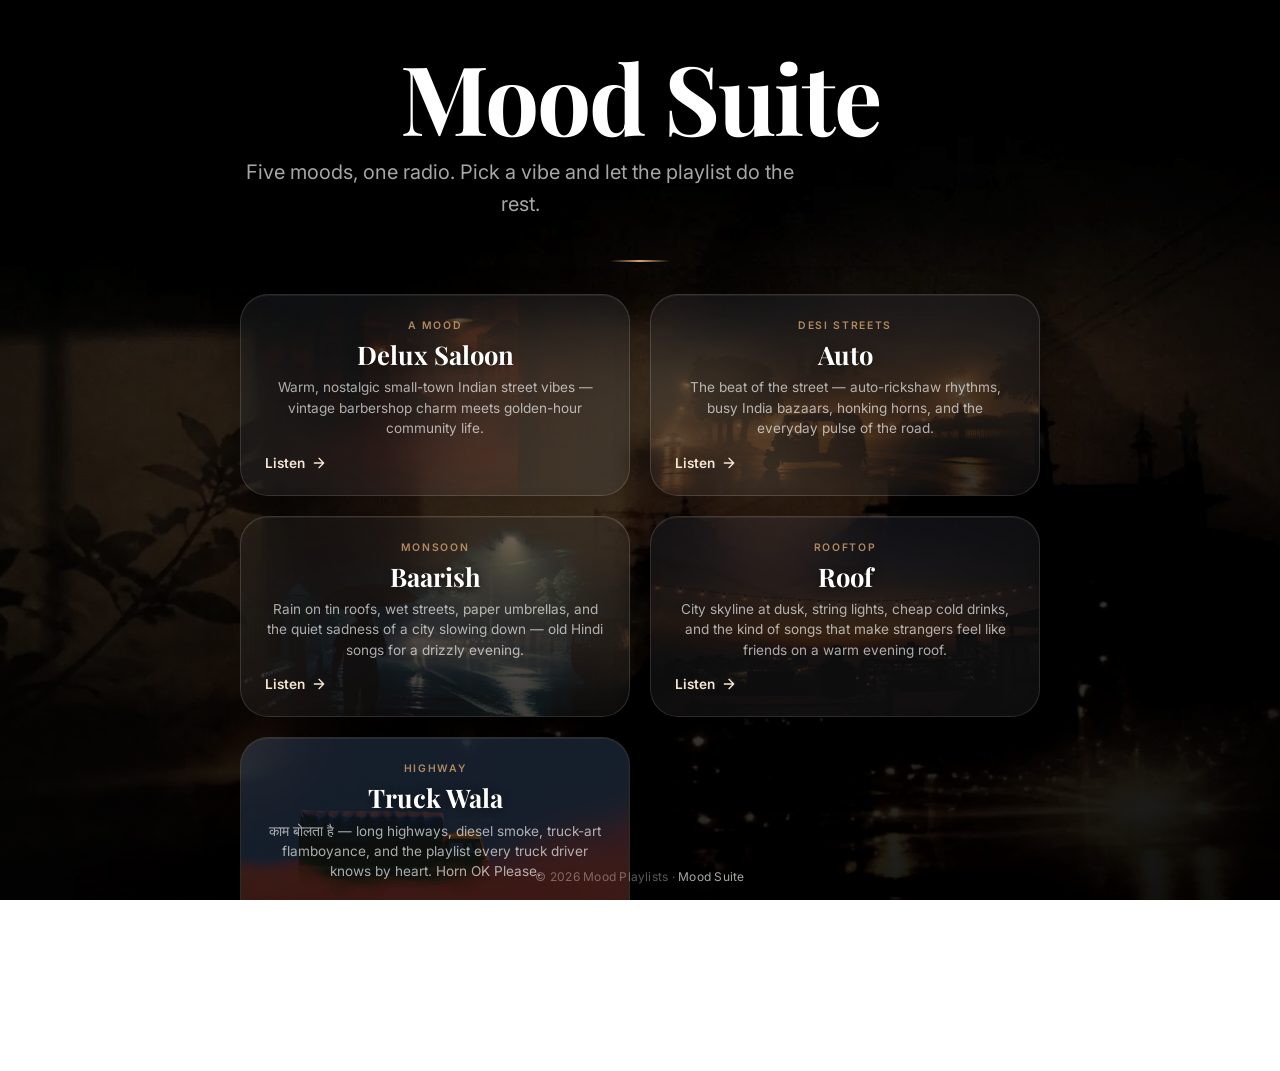
<file: index.html>
<!DOCTYPE html>
<html lang="en">
<head>
    <meta charset="UTF-8">
    <meta name="viewport" content="width=device-width, initial-scale=1.0">
    <title>Mood Playlists | Mood Suite</title>
    <link rel="preconnect" href="https://fonts.googleapis.com">
    <link rel="preconnect" href="https://fonts.gstatic.com" crossorigin>
    <link href="https://fonts.googleapis.com/css2?family=Inter:wght@300;400;500;600;700&family=Playfair+Display:wght@700&display=swap" rel="stylesheet">
    <style>
        *, *::before, *::after { box-sizing: border-box; margin: 0; padding: 0; }

        :root {
            --text: #FFFFFF;
            --text-muted: rgba(255,255,255,0.65);
            --text-subtle: rgba(255,255,255,0.35);
            --backdrop-blur: 24px;
            --radius-lg: 28px;
            --radius-md: 16px;
            --shadow-glass: 0 8px 32px rgba(0,0,0,0.35), inset 0 1px 0 rgba(255,255,255,0.08);
            --shadow-hover: 0 16px 48px rgba(0,0,0,0.45), inset 0 1px 0 rgba(255,255,255,0.12);
        }

        html, body { height: 100%; overflow-x: hidden; }

        body {
            font-family: 'Inter', system-ui, -apple-system, sans-serif;
            color: var(--text);
            min-height: 100vh;
        }

        .bg-layer {
            position: fixed; inset: 0; z-index: -2;
            background-size: cover; background-position: center; background-repeat: no-repeat;
            opacity: 0;
            transition: opacity 1.1s cubic-bezier(0.16, 1, 0.3, 1);
            filter: saturate(0.88) contrast(1.08) brightness(0.92);
        }

        .bg-layer.is-active { opacity: 1; }

        .bg-layer--1 {
            background-image: image-set(
                url('images/mood-suite-bg-1.webp') type('image/webp'),
                url('images/mood-suite-bg-1.jpg')
            );
        }

        .bg-layer--2 {
            background-position: center 38%;
            background-image: image-set(
                url('images/mood-suite-bg-2.webp') type('image/webp'),
                url('images/mood-suite-bg-2.jpg')
            );
        }

        .bg-base {
            position: fixed; inset: 0; z-index: -3;
            background:
                radial-gradient(ellipse at 50% 88%, rgba(180, 110, 60, 0.55) 0%, transparent 52%),
                linear-gradient(180deg, #0a0810 0%, #1a1018 38%, #2a1818 68%, #a85828 100%);
        }

        .bg-overlay {
            position: fixed; inset: 0; z-index: -1;
            background:
                radial-gradient(ellipse at center, transparent 32%, rgba(0,0,0,0.5) 100%),
                linear-gradient(180deg, rgba(0,0,0,0.38) 0%, rgba(0,0,0,0.1) 30%, rgba(0,0,0,0.58) 100%);
        }

        .grain {
            position: fixed; inset: 0; z-index: 0;
            pointer-events: none; opacity: 0.14; mix-blend-mode: overlay;
            background-image: url("data:image/svg+xml,%3Csvg xmlns='http://www.w3.org/2000/svg' width='200' height='200'%3E%3Cfilter id='n'%3E%3CfeTurbulence type='fractalNoise' baseFrequency='0.9' numOctaves='4' stitchTiles='stitch'/%3E%3C/filter%3E%3Crect width='100%25' height='100%25' filter='url(%23n)'/%3E%3C/svg%3E");
        }

        .content {
            position: relative; z-index: 10; min-height: 100vh;
            display: flex; flex-direction: column; align-items: center; justify-content: center;
            padding: 48px 24px; animation: fade-in 0.9s ease-out;
        }

        .hero { text-align: center; width: 100%; max-width: 800px; }

        h1.hero-title {
            font-family: 'Playfair Display', Georgia, serif;
            font-weight: 700; font-size: clamp(3.5rem, 9vw, 6rem);
            line-height: 1.0; letter-spacing: -0.02em;
            text-shadow: 0 4px 40px rgba(0,0,0,0.5); margin-bottom: 12px;
        }

        .hero-sub {
            font-size: clamp(1rem, 2.5vw, 1.25rem);
            color: rgba(255,255,255,0.65); line-height: 1.6;
            margin-bottom: 40px; max-width: 560px;
        }

        .divider {
            width: 60px; height: 2px; margin: 32px auto; border-radius: 2px;
            background: linear-gradient(90deg, transparent, #D4A574, transparent);
        }

        .mood-grid {
            display: grid; grid-template-columns: repeat(auto-fit, minmax(280px, 1fr));
            gap: 20px; width: 100%; max-width: 1100px; margin: 0 auto;
        }

        .mood-card {
            position: relative;
            background: rgba(255,255,255,0.06);
            backdrop-filter: blur(var(--backdrop-blur));
            -webkit-backdrop-filter: blur(var(--backdrop-blur));
            border: 1px solid rgba(255,255,255,0.12);
            border-radius: var(--radius-lg);
            box-shadow: var(--shadow-glass);
            overflow: hidden;
            transition: transform 0.35s cubic-bezier(0.34,1.56,0.64,1),
                        box-shadow 0.35s cubic-bezier(0.34,1.56,0.64,1),
                        border-color 0.35s ease;
            cursor: pointer;
            animation: fade-slide-up 0.8s both;
        }

        .mood-card:hover {
            transform: translateY(-6px);
            box-shadow: var(--shadow-hover);
            border-color: rgba(255,255,255,0.25);
        }

        .mood-card-art {
            position: absolute; inset: 0;
            background-size: cover; background-position: center;
            opacity: 0.2; transition: opacity 0.4s ease, transform 0.6s ease;
        }

        .mood-card:hover .mood-card-art { opacity: 0.3; transform: scale(1.05); }

        .mood-card-inner {
            position: relative; z-index: 1;
            padding: 24px; display: flex; flex-direction: column; gap: 8px;
        }

        .mood-card-tag {
            font-size: 0.65rem; font-weight: 600; letter-spacing: 0.16em;
            text-transform: uppercase; color: #D4A574; opacity: 0.8;
        }

        .mood-card-title {
            font-family: 'Playfair Display', Georgia, serif;
            font-weight: 700; font-size: 1.6rem; line-height: 1.15;
            color: #FFFFFF; text-shadow: 0 1px 8px rgba(0,0,0,0.5);
        }

        .mood-card-desc {
            font-size: 0.85rem; color: rgba(255,255,255,0.65);
            line-height: 1.5; margin: 0;
        }

        .mood-card-link {
            margin-top: 8px; font-size: 0.85rem; font-weight: 600;
            color: #F5E6D3; text-decoration: none;
            display: inline-flex; align-items: center; gap: 6px;
            transition: gap 0.3s ease, color 0.3s ease;
        }

        .mood-card-link:hover { color: #fff; gap: 10px; }
        .mood-card-link svg { width: 16px; height: 16px; transition: transform 0.3s ease; }
        .mood-card-link:hover svg { transform: translateX(3px); }

        .back-link {
            display: inline-flex; align-items: center; gap: 8px; margin-top: 28px;
            color: #FFFFFF; text-decoration: none;
            font-family: 'Inter', system-ui, sans-serif; font-weight: 500;
            font-size: 0.9rem; padding: 12px 24px; border-radius: 999px;
            border: 1px solid rgba(255,255,255,0.12);
            background: rgba(255,255,255,0.06);
            backdrop-filter: blur(12px);
            transition: all 0.3s cubic-bezier(0.34,1.56,0.64,1); cursor: pointer;
        }
        .back-link:hover { background: rgba(255,255,255,0.12); border-color: rgba(255,255,255,0.25); transform: translateX(-3px); box-shadow: 0 4px 16px rgba(0,0,0,0.2); }
        .back-link svg { width: 18px; height: 18px; transition: transform 0.3s ease; }
        .back-link:hover svg { transform: translateX(-3px); }

        .footer {
            position: fixed; bottom: 0; left: 0; right: 0;
            padding: 16px 24px; text-align: center;
            font-size: 0.75rem; color: rgba(255,255,255,0.35);
            letter-spacing: 0.02em; z-index: 10;
        }
        .footer a { color: rgba(255,255,255,0.65); text-decoration: none; }
        .footer a:hover { color: #F5E6D3; }

        @keyframes fade-in { from { opacity: 0; } to { opacity: 1; } }
        @keyframes fade-slide-up {
            from { opacity: 0; transform: translateY(30px); }
            to { opacity: 1; transform: translateY(0); }
        }

        @media (max-width: 640px) {
            .mood-grid { grid-template-columns: 1fr; }
            .content { padding: 32px 16px; }
        }
    </style>
</head>
<body>
    <div class="bg-base" aria-hidden="true"></div>
    <div class="bg-layer bg-layer--1 is-active" aria-hidden="true"></div>
    <div class="bg-overlay" aria-hidden="true"></div>
    <div class="grain" aria-hidden="true"></div>

    <main class="content">
        <div class="hero">
            <h1 class="hero-title">Mood Suite</h1>
            <p class="hero-sub">Five moods, one radio. Pick a vibe and let the playlist do the rest.</p>
            <div class="divider" aria-hidden="true"></div>

            <div class="mood-grid">
                <div class="mood-card" style="animation-delay:0.1s">
                    <div class="mood-card-art" style="background-image:image-set(url('images/delux-saloon-bg-1.webp') type('image/webp'), url('images/delux-saloon-bg-1.jpg'))"></div>
                    <div class="mood-card-inner">
                        <span class="mood-card-tag">A Mood</span>
                        <h3 class="mood-card-title">Delux Saloon</h3>
                        <p class="mood-card-desc">Warm, nostalgic small-town Indian street vibes — vintage barbershop charm meets golden-hour community life.</p>
                        <a href="delux-saloon.html" class="mood-card-link">
                            Listen <svg viewBox="0 0 24 24" fill="none" stroke="currentColor" stroke-width="2" stroke-linecap="round" stroke-linejoin="round"><path d="M5 12h14M12 5l7 7-7 7"/></svg>
                        </a>
                    </div>
                </div>

                <div class="mood-card" style="animation-delay:0.2s">
                    <div class="mood-card-art" style="background-image:image-set(url('images/auto-bg-1.webp') type('image/webp'), url('images/auto-bg-1.jpg'))"></div>
                    <div class="mood-card-inner">
                        <span class="mood-card-tag">Desi Streets</span>
                        <h3 class="mood-card-title">Auto</h3>
                        <p class="mood-card-desc">The beat of the street — auto-rickshaw rhythms, busy India bazaars, honking horns, and the everyday pulse of the road.</p>
                        <a href="auto.html" class="mood-card-link">
                            Listen <svg viewBox="0 0 24 24" fill="none" stroke="currentColor" stroke-width="2" stroke-linecap="round" stroke-linejoin="round"><path d="M5 12h14M12 5l7 7-7 7"/></svg>
                        </a>
                    </div>
                </div>

                <div class="mood-card" style="animation-delay:0.3s">
                    <div class="mood-card-art" style="background-image:image-set(url('images/baarish-bg-1.webp') type('image/webp'), url('images/baarish-bg-1.jpg'))"></div>
                    <div class="mood-card-inner">
                        <span class="mood-card-tag">Monsoon</span>
                        <h3 class="mood-card-title">Baarish</h3>
                        <p class="mood-card-desc">Rain on tin roofs, wet streets, paper umbrellas, and the quiet sadness of a city slowing down — old Hindi songs for a drizzly evening.</p>
                        <a href="baarish.html" class="mood-card-link">
                            Listen <svg viewBox="0 0 24 24" fill="none" stroke="currentColor" stroke-width="2" stroke-linecap="round" stroke-linejoin="round"><path d="M5 12h14M12 5l7 7-7 7"/></svg>
                        </a>
                    </div>
                </div>

                <div class="mood-card" style="animation-delay:0.4s">
                    <div class="mood-card-art" style="background-image:image-set(url('images/roof-bg-1.webp') type('image/webp'), url('images/roof-bg-1.jpg'))"></div>
                    <div class="mood-card-inner">
                        <span class="mood-card-tag">Rooftop</span>
                        <h3 class="mood-card-title">Roof</h3>
                        <p class="mood-card-desc">City skyline at dusk, string lights, cheap cold drinks, and the kind of songs that make strangers feel like friends on a warm evening roof.</p>
                        <a href="roof.html" class="mood-card-link">
                            Listen <svg viewBox="0 0 24 24" fill="none" stroke="currentColor" stroke-width="2" stroke-linecap="round" stroke-linejoin="round"><path d="M5 12h14M12 5l7 7-7 7"/></svg>
                        </a>
                    </div>
                </div>

                <div class="mood-card" style="animation-delay:0.5s">
                    <div class="mood-card-art" style="background-image:image-set(url('images/truck-bg-1.webp') type('image/webp'), url('images/truck-bg-1.jpg'))"></div>
                    <div class="mood-card-inner">
                        <span class="mood-card-tag">Highway</span>
                        <h3 class="mood-card-title">Truck Wala</h3>
                        <p class="mood-card-desc">काम बोलता है — long highways, diesel smoke, truck-art flamboyance, and the playlist every truck driver knows by heart. Horn OK Please.</p>
                        <a href="truck.html" class="mood-card-link">
                            Listen <svg viewBox="0 0 24 24" fill="none" stroke="currentColor" stroke-width="2" stroke-linecap="round" stroke-linejoin="round"><path d="M5 12h14M12 5l7 7-7 7"/></svg>
                        </a>
                    </div>
                </div>
            </div>

            <div style="margin-top: 40px;">
                <a href="https://github.com/Satin-Fi/mood-playlists" class="back-link" target="_blank" style="margin-top:0">
                    <svg viewBox="0 0 24 24" fill="none" stroke="currentColor" stroke-width="2" stroke-linecap="round" stroke-linejoin="round">
                        <path d="M9 19c-5 1.5-5-2.5-7-3m14 6v-3.87a3.37 3.37 0 0 0-.94-2.61c3.14-.35 6.44-1.54 6.44-7A5.44 5.44 0 0 0 20 4.77 5.07 5.07 0 0 0 19.91 4 5.44 5.44 0 0 0 17 4c-1.23 0-2.44.43-3.5.83"/>
                        <path d="M13 13a3 3 0 1 0 0-6 3 3 0 0 0 0 6Z"/>
                    </svg>
                    View on GitHub
                </a>
            </div>
        </div>
    </main>

    <footer class="footer">
        <span>&copy; 2026 Mood Playlists &middot; </span>
        <a href="#">Mood Suite</a>
    </footer>
</body>
</html>
</file>
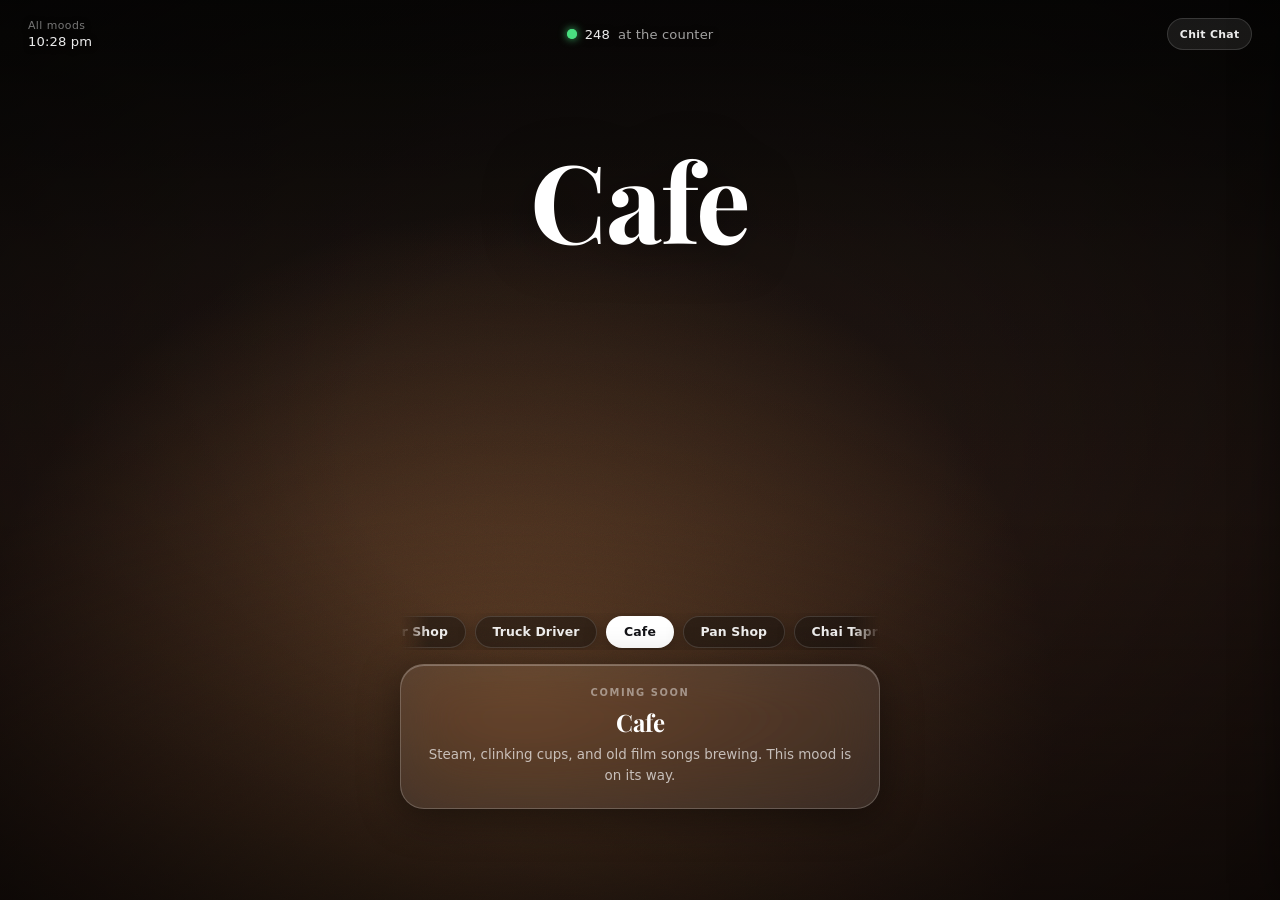
<file: cafe.html>
<!DOCTYPE html>
<html lang="en">
  <head>
    <meta charset="utf-8" />
    <meta name="viewport" content="width=device-width, initial-scale=1, viewport-fit=cover" />
    <title>Cafe | Mood Playlists</title>
    <meta name="description" content="Cafe mood — coming soon to Mood Playlists." />
    <meta name="theme-color" content="#2a1810" />
    <link rel="preconnect" href="https://fonts.googleapis.com" />
    <link rel="preconnect" href="https://fonts.gstatic.com" crossorigin />
    <link href="https://fonts.googleapis.com/css2?family=Inter:wght@400;500;600&family=Playfair+Display:wght@700&display=swap" rel="stylesheet" />
    <link rel="stylesheet" href="mood.css" />
    <link rel="stylesheet" href="coming-soon.css" />
  </head>
  <body class="mood-cafe">
    <div class="bg" aria-hidden="true"><div class="bg__layer bg__layer--1 is-active"></div><div class="bg__scrim"></div></div>
    <div class="grain" aria-hidden="true"></div>
    <header class="topbar">
      <div class="topbar-start"><a class="home" href="index.html">All moods</a><div class="clock" id="clock"></div></div>
      <div class="presence" aria-live="polite"><span class="presence__dot"></span><span class="presence__count" id="listeners">248</span><span class="presence__label">at the counter</span></div>
      <nav class="links" aria-label="Site links"></nav>
    </header>
    <main>
      <h1 class="logo">Cafe</h1>
      <div class="dock">
        <section class="coming-soon" aria-label="Coming soon">
          <p class="coming-soon__tag">Coming soon</p>
          <h2 class="coming-soon__title">Cafe</h2>
          <p class="coming-soon__text">Steam, clinking cups, and old film songs brewing. This mood is on its way.</p>
        </section>
      </div>
    </main>
    <script>window.MOOD_CONFIG={moodId:'cafe',pageTitle:'Cafe'};</script>
    <script src="mood-shell.js"></script>
    <script>document.getElementById('clock').textContent=new Date().toLocaleTimeString('en-US',{hour:'numeric',minute:'2-digit',hour12:true}).toLowerCase();</script>
  </body>
</html>
</file>
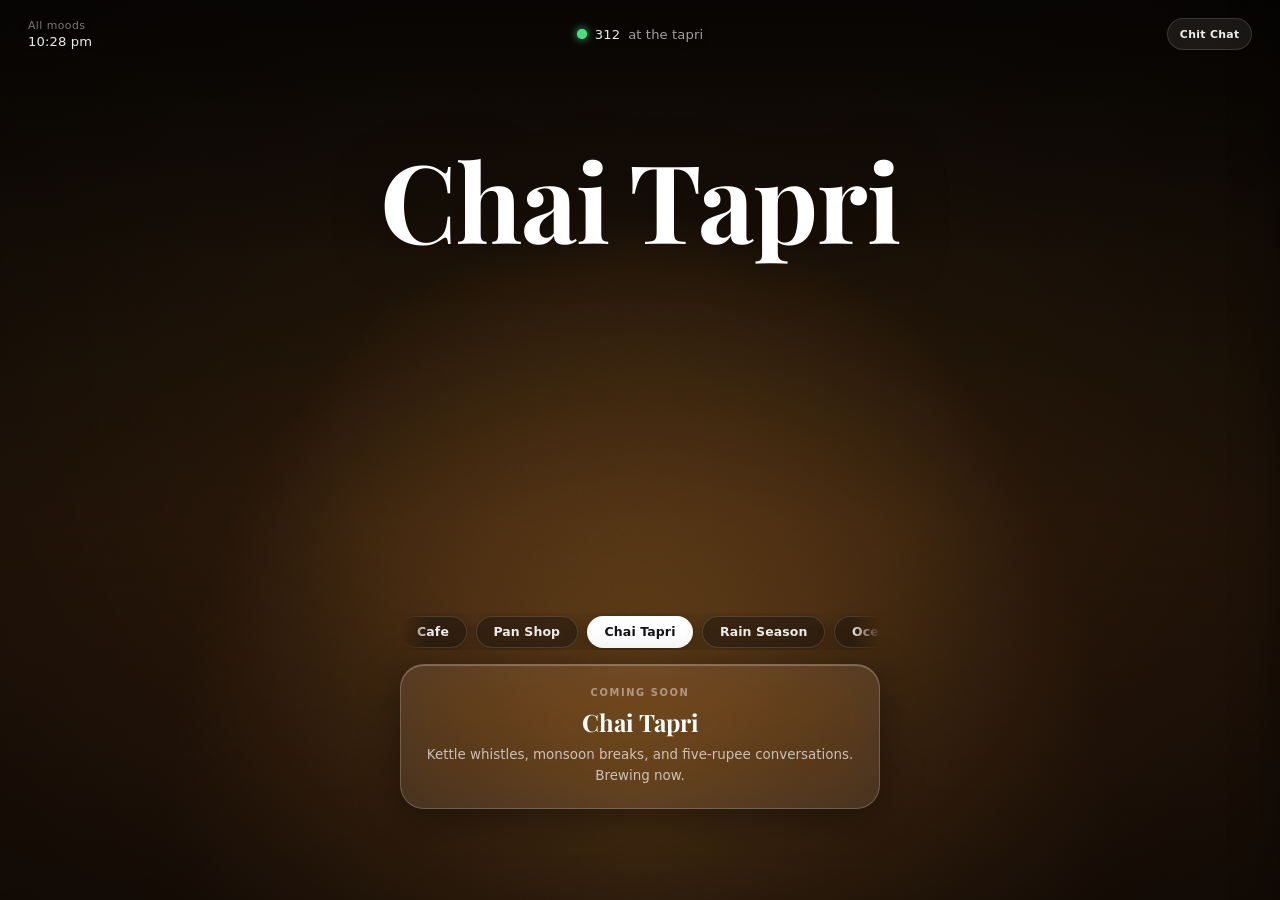
<file: chai-tapri.html>
<!DOCTYPE html>
<html lang="en">
  <head>
    <meta charset="utf-8" />
    <meta name="viewport" content="width=device-width, initial-scale=1, viewport-fit=cover" />
    <title>Chai Tapri | Mood Playlists</title>
    <meta name="description" content="Chai Tapri mood — coming soon to Mood Playlists." />
    <meta name="theme-color" content="#4a2810" />
    <link rel="preconnect" href="https://fonts.googleapis.com" />
    <link rel="preconnect" href="https://fonts.gstatic.com" crossorigin />
    <link href="https://fonts.googleapis.com/css2?family=Inter:wght@400;500;600&family=Playfair+Display:wght@700&display=swap" rel="stylesheet" />
    <link rel="stylesheet" href="mood.css" />
    <link rel="stylesheet" href="coming-soon.css" />
  </head>
  <body class="mood-chai-tapri">
    <div class="bg" aria-hidden="true"><div class="bg__layer bg__layer--1 is-active"></div><div class="bg__scrim"></div></div>
    <div class="grain" aria-hidden="true"></div>
    <header class="topbar">
      <div class="topbar-start"><a class="home" href="index.html">All moods</a><div class="clock" id="clock"></div></div>
      <div class="presence" aria-live="polite"><span class="presence__dot"></span><span class="presence__count" id="listeners">312</span><span class="presence__label">at the tapri</span></div>
      <nav class="links" aria-label="Site links"></nav>
    </header>
    <main>
      <h1 class="logo">Chai Tapri</h1>
      <div class="dock">
        <section class="coming-soon" aria-label="Coming soon">
          <p class="coming-soon__tag">Coming soon</p>
          <h2 class="coming-soon__title">Chai Tapri</h2>
          <p class="coming-soon__text">Kettle whistles, monsoon breaks, and five-rupee conversations. Brewing now.</p>
        </section>
      </div>
    </main>
    <script>window.MOOD_CONFIG={moodId:'chai-tapri',pageTitle:'Chai Tapri'};</script>
    <script src="mood-shell.js"></script>
    <script>document.getElementById('clock').textContent=new Date().toLocaleTimeString('en-US',{hour:'numeric',minute:'2-digit',hour12:true}).toLowerCase();</script>
  </body>
</html>
</file>
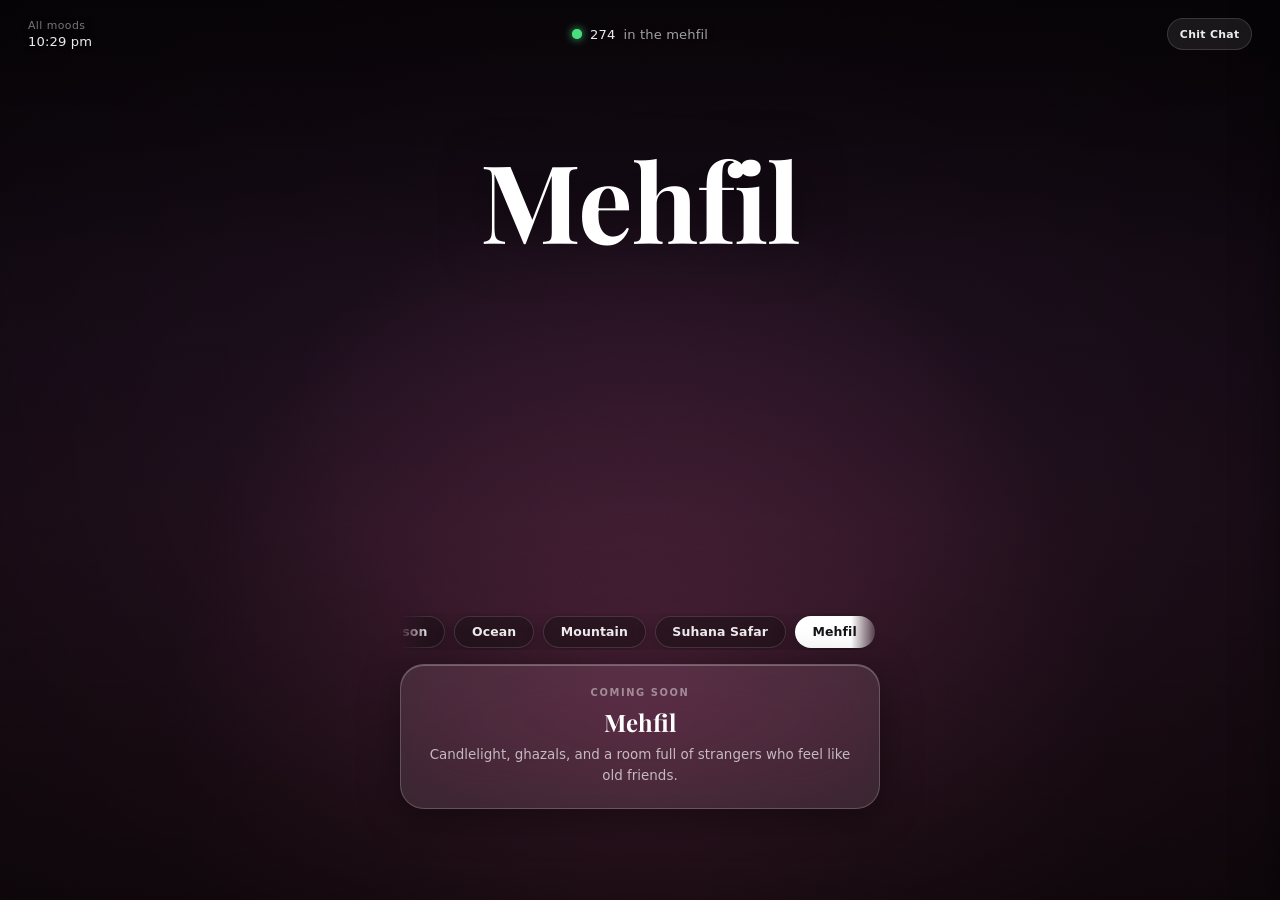
<file: mehfil.html>
<!DOCTYPE html>
<html lang="en">
  <head>
    <meta charset="utf-8" />
    <meta name="viewport" content="width=device-width, initial-scale=1, viewport-fit=cover" />
    <title>Mehfil | Mood Playlists</title>
    <meta name="description" content="Mehfil mood — coming soon to Mood Playlists." />
    <meta name="theme-color" content="#381828" />
    <link rel="preconnect" href="https://fonts.googleapis.com" />
    <link rel="preconnect" href="https://fonts.gstatic.com" crossorigin />
    <link href="https://fonts.googleapis.com/css2?family=Inter:wght@400;500;600&family=Playfair+Display:wght@700&display=swap" rel="stylesheet" />
    <link rel="stylesheet" href="mood.css" />
    <link rel="stylesheet" href="coming-soon.css" />
  </head>
  <body class="mood-mehfil">
    <div class="bg" aria-hidden="true"><div class="bg__layer bg__layer--1 is-active"></div><div class="bg__scrim"></div></div>
    <div class="grain" aria-hidden="true"></div>
    <header class="topbar">
      <div class="topbar-start"><a class="home" href="index.html">All moods</a><div class="clock" id="clock"></div></div>
      <div class="presence" aria-live="polite"><span class="presence__dot"></span><span class="presence__count" id="listeners">274</span><span class="presence__label">in the mehfil</span></div>
      <nav class="links" aria-label="Site links"></nav>
    </header>
    <main>
      <h1 class="logo">Mehfil</h1>
      <div class="dock">
        <section class="coming-soon" aria-label="Coming soon">
          <p class="coming-soon__tag">Coming soon</p>
          <h2 class="coming-soon__title">Mehfil</h2>
          <p class="coming-soon__text">Candlelight, ghazals, and a room full of strangers who feel like old friends.</p>
        </section>
      </div>
    </main>
    <script>window.MOOD_CONFIG={moodId:'mehfil',pageTitle:'Mehfil'};</script>
    <script src="mood-shell.js"></script>
    <script>document.getElementById('clock').textContent=new Date().toLocaleTimeString('en-US',{hour:'numeric',minute:'2-digit',hour12:true}).toLowerCase();</script>
  </body>
</html>
</file>
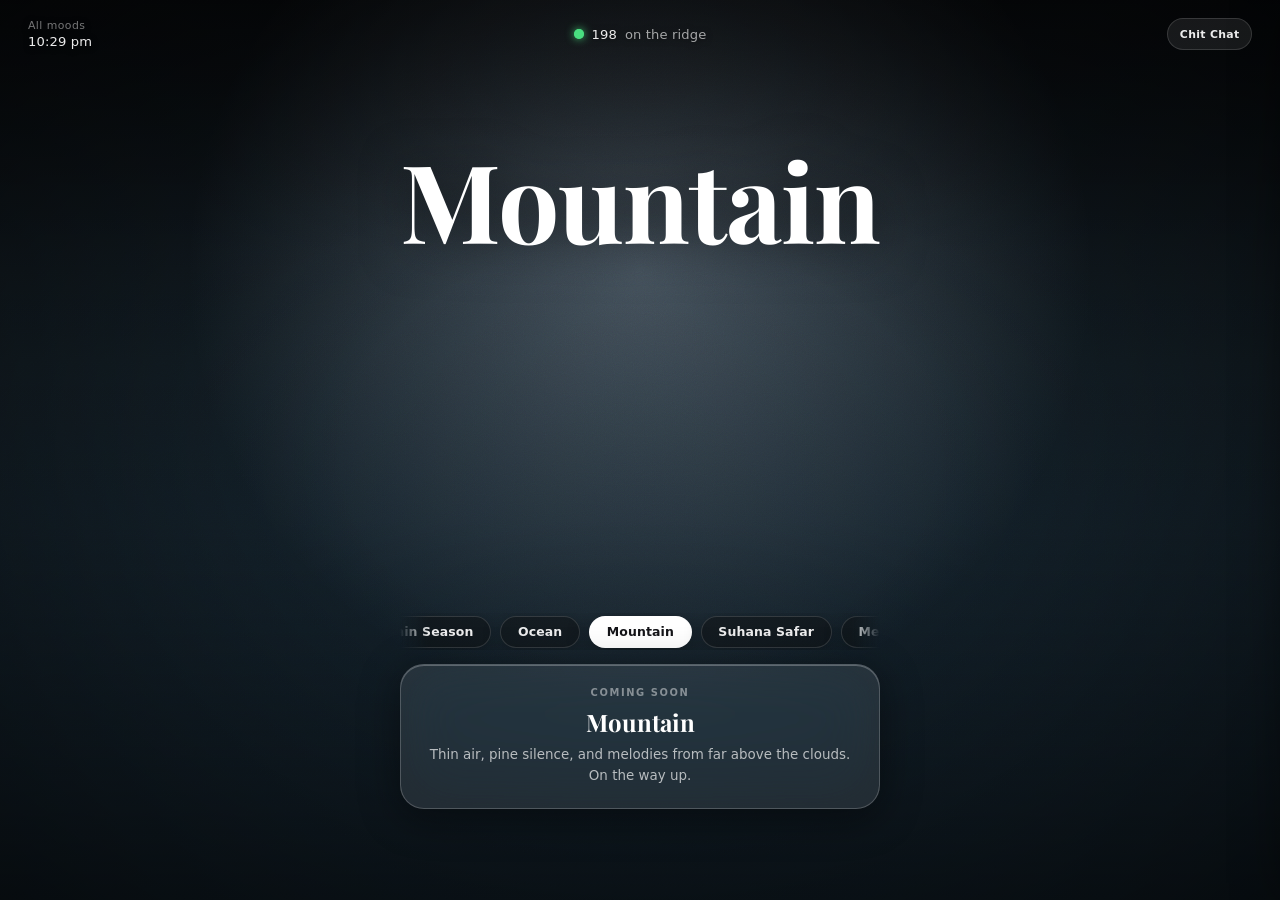
<file: mountain.html>
<!DOCTYPE html>
<html lang="en">
  <head>
    <meta charset="utf-8" />
    <meta name="viewport" content="width=device-width, initial-scale=1, viewport-fit=cover" />
    <title>Mountain | Mood Playlists</title>
    <meta name="description" content="Mountain mood — coming soon to Mood Playlists." />
    <meta name="theme-color" content="#1a3040" />
    <link rel="preconnect" href="https://fonts.googleapis.com" />
    <link rel="preconnect" href="https://fonts.gstatic.com" crossorigin />
    <link href="https://fonts.googleapis.com/css2?family=Inter:wght@400;500;600&family=Playfair+Display:wght@700&display=swap" rel="stylesheet" />
    <link rel="stylesheet" href="mood.css" />
    <link rel="stylesheet" href="coming-soon.css" />
  </head>
  <body class="mood-mountain">
    <div class="bg" aria-hidden="true"><div class="bg__layer bg__layer--1 is-active"></div><div class="bg__scrim"></div></div>
    <div class="grain" aria-hidden="true"></div>
    <header class="topbar">
      <div class="topbar-start"><a class="home" href="index.html">All moods</a><div class="clock" id="clock"></div></div>
      <div class="presence" aria-live="polite"><span class="presence__dot"></span><span class="presence__count" id="listeners">198</span><span class="presence__label">on the ridge</span></div>
      <nav class="links" aria-label="Site links"></nav>
    </header>
    <main>
      <h1 class="logo">Mountain</h1>
      <div class="dock">
        <section class="coming-soon" aria-label="Coming soon">
          <p class="coming-soon__tag">Coming soon</p>
          <h2 class="coming-soon__title">Mountain</h2>
          <p class="coming-soon__text">Thin air, pine silence, and melodies from far above the clouds. On the way up.</p>
        </section>
      </div>
    </main>
    <script>window.MOOD_CONFIG={moodId:'mountain',pageTitle:'Mountain'};</script>
    <script src="mood-shell.js"></script>
    <script>document.getElementById('clock').textContent=new Date().toLocaleTimeString('en-US',{hour:'numeric',minute:'2-digit',hour12:true}).toLowerCase();</script>
  </body>
</html>
</file>
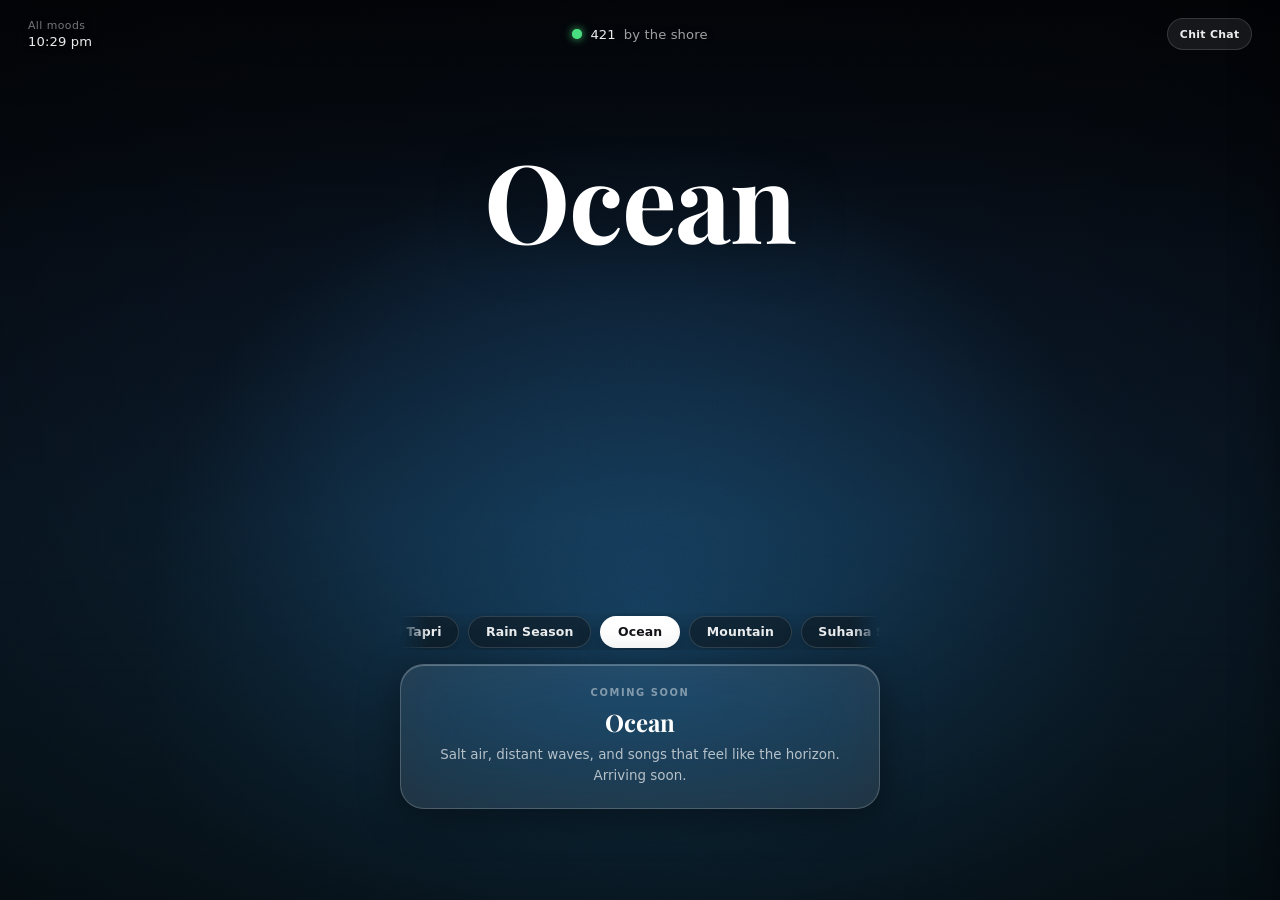
<file: ocean.html>
<!DOCTYPE html>
<html lang="en">
  <head>
    <meta charset="utf-8" />
    <meta name="viewport" content="width=device-width, initial-scale=1, viewport-fit=cover" />
    <title>Ocean | Mood Playlists</title>
    <meta name="description" content="Ocean mood — coming soon to Mood Playlists." />
    <meta name="theme-color" content="#123850" />
    <link rel="preconnect" href="https://fonts.googleapis.com" />
    <link rel="preconnect" href="https://fonts.gstatic.com" crossorigin />
    <link href="https://fonts.googleapis.com/css2?family=Inter:wght@400;500;600&family=Playfair+Display:wght@700&display=swap" rel="stylesheet" />
    <link rel="stylesheet" href="mood.css" />
    <link rel="stylesheet" href="coming-soon.css" />
  </head>
  <body class="mood-ocean">
    <div class="bg" aria-hidden="true"><div class="bg__layer bg__layer--1 is-active"></div><div class="bg__scrim"></div></div>
    <div class="grain" aria-hidden="true"></div>
    <header class="topbar">
      <div class="topbar-start"><a class="home" href="index.html">All moods</a><div class="clock" id="clock"></div></div>
      <div class="presence" aria-live="polite"><span class="presence__dot"></span><span class="presence__count" id="listeners">421</span><span class="presence__label">by the shore</span></div>
      <nav class="links" aria-label="Site links"></nav>
    </header>
    <main>
      <h1 class="logo">Ocean</h1>
      <div class="dock">
        <section class="coming-soon" aria-label="Coming soon">
          <p class="coming-soon__tag">Coming soon</p>
          <h2 class="coming-soon__title">Ocean</h2>
          <p class="coming-soon__text">Salt air, distant waves, and songs that feel like the horizon. Arriving soon.</p>
        </section>
      </div>
    </main>
    <script>window.MOOD_CONFIG={moodId:'ocean',pageTitle:'Ocean'};</script>
    <script src="mood-shell.js"></script>
    <script>document.getElementById('clock').textContent=new Date().toLocaleTimeString('en-US',{hour:'numeric',minute:'2-digit',hour12:true}).toLowerCase();</script>
  </body>
</html>
</file>
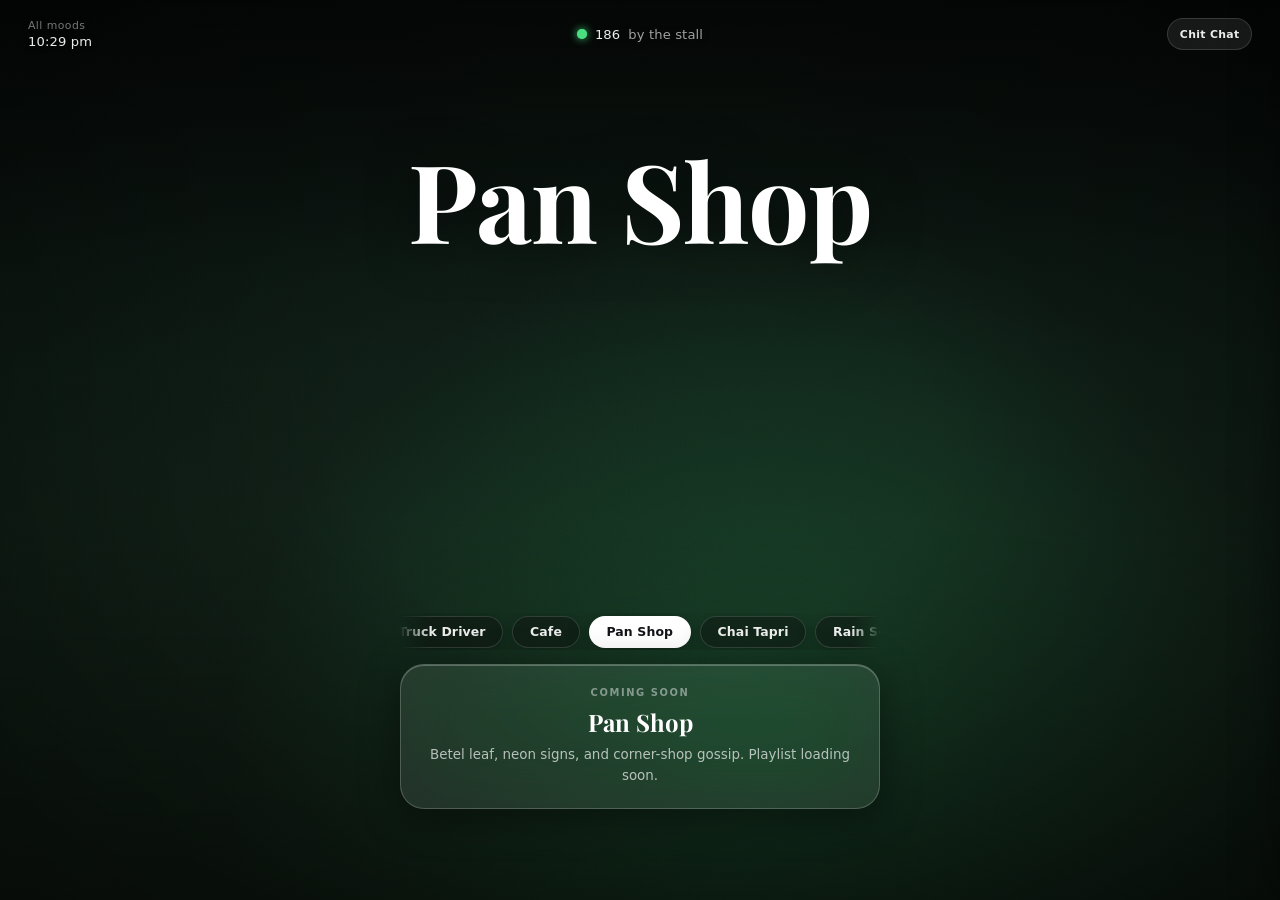
<file: pan-shop.html>
<!DOCTYPE html>
<html lang="en">
  <head>
    <meta charset="utf-8" />
    <meta name="viewport" content="width=device-width, initial-scale=1, viewport-fit=cover" />
    <title>Pan Shop | Mood Playlists</title>
    <meta name="description" content="Pan Shop mood — coming soon to Mood Playlists." />
    <meta name="theme-color" content="#1a3020" />
    <link rel="preconnect" href="https://fonts.googleapis.com" />
    <link rel="preconnect" href="https://fonts.gstatic.com" crossorigin />
    <link href="https://fonts.googleapis.com/css2?family=Inter:wght@400;500;600&family=Playfair+Display:wght@700&display=swap" rel="stylesheet" />
    <link rel="stylesheet" href="mood.css" />
    <link rel="stylesheet" href="coming-soon.css" />
  </head>
  <body class="mood-pan-shop">
    <div class="bg" aria-hidden="true"><div class="bg__layer bg__layer--1 is-active"></div><div class="bg__scrim"></div></div>
    <div class="grain" aria-hidden="true"></div>
    <header class="topbar">
      <div class="topbar-start"><a class="home" href="index.html">All moods</a><div class="clock" id="clock"></div></div>
      <div class="presence" aria-live="polite"><span class="presence__dot"></span><span class="presence__count" id="listeners">186</span><span class="presence__label">by the stall</span></div>
      <nav class="links" aria-label="Site links"></nav>
    </header>
    <main>
      <h1 class="logo">Pan Shop</h1>
      <div class="dock">
        <section class="coming-soon" aria-label="Coming soon">
          <p class="coming-soon__tag">Coming soon</p>
          <h2 class="coming-soon__title">Pan Shop</h2>
          <p class="coming-soon__text">Betel leaf, neon signs, and corner-shop gossip. Playlist loading soon.</p>
        </section>
      </div>
    </main>
    <script>window.MOOD_CONFIG={moodId:'pan-shop',pageTitle:'Pan Shop'};</script>
    <script src="mood-shell.js"></script>
    <script>document.getElementById('clock').textContent=new Date().toLocaleTimeString('en-US',{hour:'numeric',minute:'2-digit',hour12:true}).toLowerCase();</script>
  </body>
</html>
</file>
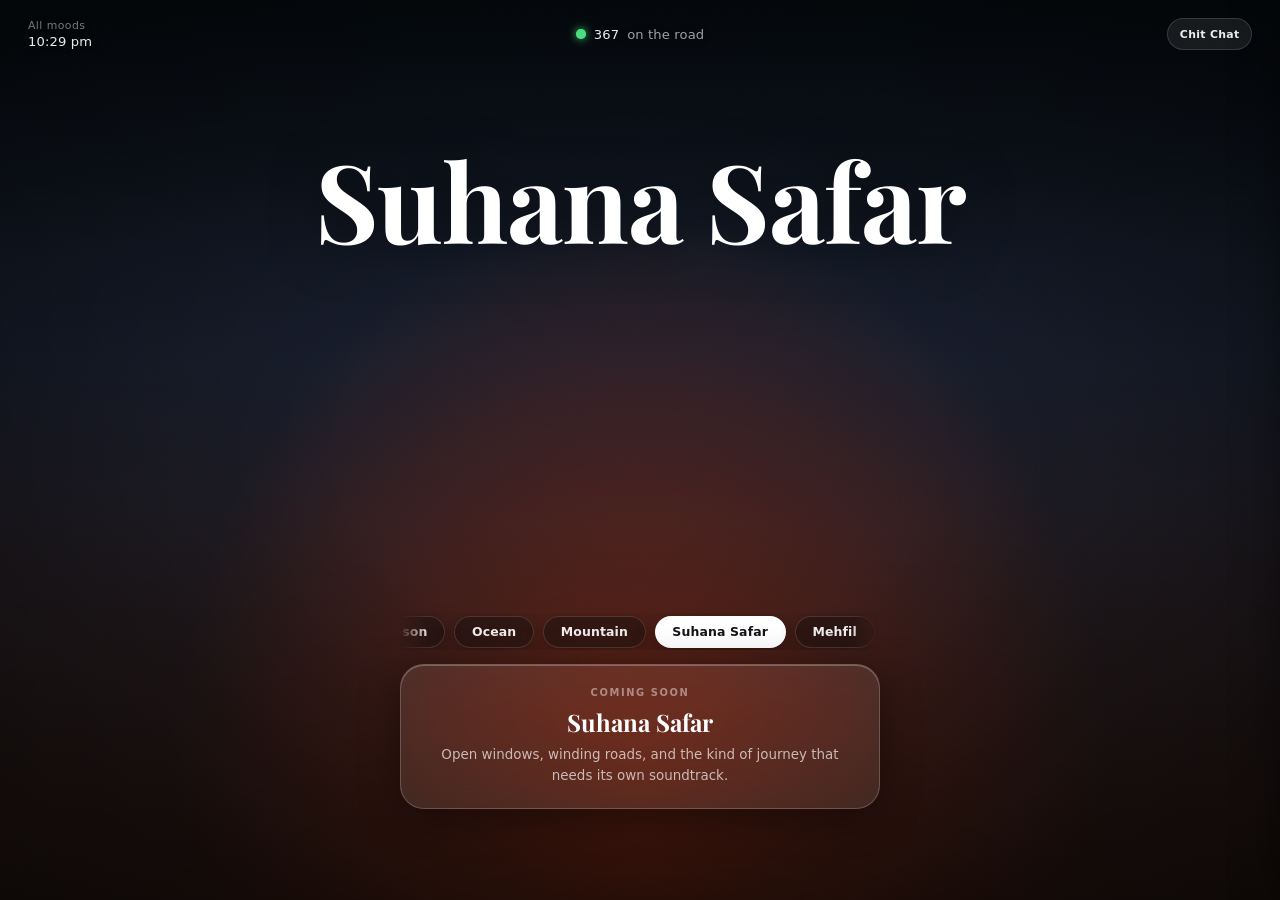
<file: suhana-safar.html>
<!DOCTYPE html>
<html lang="en">
  <head>
    <meta charset="utf-8" />
    <meta name="viewport" content="width=device-width, initial-scale=1, viewport-fit=cover" />
    <title>Suhana Safar | Mood Playlists</title>
    <meta name="description" content="Suhana Safar mood — coming soon to Mood Playlists." />
    <meta name="theme-color" content="#3a2018" />
    <link rel="preconnect" href="https://fonts.googleapis.com" />
    <link rel="preconnect" href="https://fonts.gstatic.com" crossorigin />
    <link href="https://fonts.googleapis.com/css2?family=Inter:wght@400;500;600&family=Playfair+Display:wght@700&display=swap" rel="stylesheet" />
    <link rel="stylesheet" href="mood.css" />
    <link rel="stylesheet" href="coming-soon.css" />
  </head>
  <body class="mood-suhana-safar">
    <div class="bg" aria-hidden="true"><div class="bg__layer bg__layer--1 is-active"></div><div class="bg__scrim"></div></div>
    <div class="grain" aria-hidden="true"></div>
    <header class="topbar">
      <div class="topbar-start"><a class="home" href="index.html">All moods</a><div class="clock" id="clock"></div></div>
      <div class="presence" aria-live="polite"><span class="presence__dot"></span><span class="presence__count" id="listeners">367</span><span class="presence__label">on the road</span></div>
      <nav class="links" aria-label="Site links"></nav>
    </header>
    <main>
      <h1 class="logo">Suhana Safar</h1>
      <div class="dock">
        <section class="coming-soon" aria-label="Coming soon">
          <p class="coming-soon__tag">Coming soon</p>
          <h2 class="coming-soon__title">Suhana Safar</h2>
          <p class="coming-soon__text">Open windows, winding roads, and the kind of journey that needs its own soundtrack.</p>
        </section>
      </div>
    </main>
    <script>window.MOOD_CONFIG={moodId:'suhana-safar',pageTitle:'Suhana Safar'};</script>
    <script src="mood-shell.js"></script>
    <script>document.getElementById('clock').textContent=new Date().toLocaleTimeString('en-US',{hour:'numeric',minute:'2-digit',hour12:true}).toLowerCase();</script>
  </body>
</html>
</file>
<file: mood.css>
/* ─────────────────────────────────────────────────────────────
   Mood Suite — shared shell + player chrome
   Mood-specific backgrounds and typography live in per-mood CSS.
   ───────────────────────────────────────────────────────────── */

:root {
  /* Nudge the wordmark to line up with your artwork.
     --logo-x: 0 is centred; negative moves left.
     --logo-top is the distance from the top of the viewport. */
  --logo-x: 0vw;
  --logo-top: 13vh;
  --logo-size: clamp(2.5rem, 8.5vw, 7rem);

  --edge: clamp(1rem, 2.2vw, 1.75rem);
  --glass: rgba(255, 255, 255, 0.1);
  --glass-line: rgba(255, 255, 255, 0.2);
  --shadow-glass: 0 8px 40px rgba(0, 0, 0, 0.45), inset 0 1px 0 rgba(255, 255, 255, 0.25);
  --text-shadow: 0 1px 6px rgba(0, 0, 0, 0.55);

  /* Baloo 2 is the Devanagari member of the family — "Baloo Bhai 2" is the
     Gujarati one and carries no U+0900–097F, so it silently fell back to a
     system font. The fallbacks below are the Devanagari faces that ship with
     macOS, Windows and Android, for the moment before the webfont lands. */
  --body: "Playfair Display", Georgia, "Times New Roman", serif;
  --quote-font: "Playfair Display", Georgia, serif;

  /* Baloo is a heavy display face — right for the wordmark, too shouty for
     small chrome. The top bar uses the platform UI face instead: lighter,
     crisper at 13px, and free. */
  --ui: ui-sans-serif, -apple-system, "Segoe UI Variable Text", "Segoe UI",
    system-ui, sans-serif;

  /* Motion. One vocabulary, used everywhere — mismatched curves are what
     make an interface feel assembled rather than designed.
     `swift` for pointer feedback, `glide` for anything that travels,
     `settle` for entrances that should decelerate into place. */
  --swift: 140ms cubic-bezier(0.4, 0, 0.2, 1);
  --glide: 320ms cubic-bezier(0.4, 0, 0.2, 1);
  --settle: 620ms cubic-bezier(0.16, 1, 0.3, 1);
  --ease-settle: cubic-bezier(0.16, 1, 0.3, 1);
}

* {
  box-sizing: border-box;
}

/* Available to crawlers and screen readers, invisible on screen. */
.sr-only {
  position: absolute;
  width: 1px;
  height: 1px;
  padding: 0;
  margin: -1px;
  overflow: hidden;
  clip-path: inset(50%);
  white-space: nowrap;
  border: 0;
}

html,
body {
  height: 100%;
}

body {
  margin: 0;
  font-family: var(--body);
  color: #fff;
  background: #0a1416;
  -webkit-font-smoothing: antialiased;
  -moz-osx-font-smoothing: grayscale;
  text-rendering: optimizeLegibility;
  overflow: hidden;
}

/* ── Entrance ───────────────────────────────────────────────
   Everything rises into place once, slightly staggered, instead of
   snapping in as the CSS parses. */

@keyframes rise {
  from {
    opacity: 0;
    transform: translate3d(0, 14px, 0);
  }
  to {
    opacity: 1;
    transform: none;
  }
}

@keyframes rise-left {
  from {
    opacity: 0;
    transform: translate3d(-16px, 0, 0);
  }
  to {
    opacity: 1;
    transform: none;
  }
}

@keyframes fade {
  from {
    opacity: 0;
  }
  to {
    opacity: 1;
  }
}

.topbar,
.logo,
.dock {
  animation: rise var(--settle) both;
}

.topbar {
  animation-delay: 0.28s;
}
.logo {
  animation-delay: 0.06s;
}
.dock {
  animation-delay: 0.16s;
}

.bg__layer.is-active {
  animation: fade 900ms ease both;
}

/* ── Background ─────────────────────────────────────────────── */

/* Two stacked layers that crossfade — the page rotates through the
   artwork as the playlist advances. Add a third by copying a
   .bg__layer--n rule and dropping another <div> into .bg; the JS
   counts whatever it finds.

   image-set() picks by format support, not by which file exists, so
   every format listed must really be on disk — a missing .avif entry
   leaves Chrome with a blank background rather than falling through. */
.bg {
  position: fixed;
  inset: 0;
  z-index: -1;
  background: linear-gradient(180deg, #0a0c10 0%, #141820 50%, #1a1410 100%);
}

.bg__layer {
  position: absolute;
  inset: 0;
  background-size: cover;
  background-repeat: no-repeat;
  background-position: center;
  opacity: 0;
  transition: opacity 1.1s var(--ease-settle);
  /* Silhouette feel — photos read as atmosphere, not flat wallpaper. */
  filter: saturate(0.88) contrast(1.08) brightness(0.92);
}

.bg__layer.is-active {
  opacity: 1;
}

/* Keeps white text legible over a bright photograph. */
.bg__scrim {
  position: absolute;
  inset: 0;
  background:
    radial-gradient(ellipse at center, transparent 32%, rgba(0, 0, 0, 0.52) 100%),
    linear-gradient(
      to bottom,
      rgba(0, 0, 0, 0.38) 0%,
      rgba(0, 0, 0, 0.08) 28%,
      rgba(0, 0, 0, 0.14) 58%,
      rgba(0, 0, 0, 0.55) 100%
    );
  pointer-events: none;
}

.yt-host {
  position: fixed;
  top: 0;
  left: 0;
  width: 1px;
  height: 1px;
  overflow: hidden;
  opacity: 0;
  pointer-events: none;
}

main {
  position: relative;
  z-index: 2;
  min-height: 100dvh;
  display: flex;
  flex-direction: column;
  align-items: center;
  justify-content: space-between;
  padding: max(var(--edge), env(safe-area-inset-top)) var(--edge)
    max(var(--edge), env(safe-area-inset-bottom));
}

/* ── Corner chrome ──────────────────────────────────────────── */

.topbar {
  position: fixed;
  top: max(1.15rem, env(safe-area-inset-top));
  left: var(--edge);
  right: var(--edge);
  z-index: 20;
  display: grid;
  grid-template-columns: 1fr auto 1fr;
  align-items: center;
  gap: 0.75rem;
  text-shadow: var(--text-shadow);
}

.topbar-start {
  justify-self: start;
  display: flex;
  flex-direction: column;
  align-items: flex-start;
  gap: 0.12rem;
}

.home {
  font-family: var(--ui);
  font-size: 0.68rem;
  font-weight: 500;
  letter-spacing: 0.04em;
  color: rgba(255, 255, 255, 0.45);
  text-decoration: none;
  text-shadow: var(--text-shadow);
  transition: color var(--swift);
}

.home:hover {
  color: #fff;
}

.clock {
  justify-self: start;
  font-family: var(--ui);
  font-size: 0.82rem;
  font-weight: 500;
  letter-spacing: 0.01em;
  font-variant-numeric: tabular-nums;
  color: rgba(255, 255, 255, 0.92);
}

.presence {
  justify-self: center;
  display: inline-flex;
  align-items: center;
  gap: 0.5rem;
  font-family: var(--ui);
  font-size: 0.82rem;
  font-weight: 500;
  letter-spacing: 0.01em;
  white-space: nowrap;
  color: rgba(255, 255, 255, 0.92);
}

.presence__dot {
  position: relative;
  width: 10px;
  height: 10px;
  flex: none;
  border-radius: 50%;
  background: #4ade80;
  box-shadow: 0 0 8px rgba(74, 222, 128, 0.9);
}

.presence__dot::after {
  content: "";
  position: absolute;
  inset: 0;
  border-radius: 50%;
  background: #4ade80;
  opacity: 0.75;
  animation: ping 1.9s cubic-bezier(0, 0, 0.2, 1) infinite;
}

.presence__count {
  font-variant-numeric: tabular-nums;
}

.presence__label {
  font-weight: 400;
  color: rgba(255, 255, 255, 0.62);
}

@keyframes ping {
  75%,
  100% {
    transform: scale(2.2);
    opacity: 0;
  }
}

.links {
  justify-self: end;
  display: flex;
  align-items: center;
}

.link {
  display: grid;
  place-items: center;
  width: 2rem;
  height: 2rem;
  border-radius: 50%;
  color: rgba(255, 255, 255, 0.92);
  text-decoration: none;
  transition: background var(--swift), transform var(--swift), color var(--swift);
}

.link:hover {
  background: rgba(255, 255, 255, 0.16);
  color: #fff;
}
.link:active {
  transform: scale(0.95);
}

/* ── Wordmark ───────────────────────────────────────────────── */

.logo {
  margin: var(--logo-top) 0 0;
  translate: var(--logo-x) 0;
  display: flex;
  align-items: baseline;
  gap: 0.22em;
  font-family: var(--body);
  font-weight: 800;
  font-size: var(--logo-size);
  line-height: 1;
  letter-spacing: -0.01em;
  color: #fff;
  text-align: center;
  filter: drop-shadow(0 4px 24px rgba(0, 0, 0, 0.5));
  user-select: none;
}

.logo--stack {
  flex-direction: column;
  align-items: center;
  gap: 0.05em;
  line-height: 1.05;
}

.logo__line {
  display: block;
}

/* ── Player dock ────────────────────────────────────────────── */

.dock {
  position: relative;
  width: 100%;
  max-width: 30rem;
  margin-bottom: clamp(0.5rem, 7vh, 4.5rem);
}

.player {
  display: flex;
  align-items: center;
  gap: 0.7rem;
  padding: 0.4rem 0.9rem 0.4rem 0.4rem;
  border-radius: 999px;
  border: 1px solid var(--glass-line);
  background: var(--glass);
  backdrop-filter: blur(28px) saturate(150%);
  -webkit-backdrop-filter: blur(28px) saturate(150%);
  box-shadow: var(--shadow-glass);
}

/* Album art as a spinning record */
.disc {
  position: relative;
  width: 3.25rem;
  height: 3.25rem;
  flex: none;
}

.disc__ring {
  width: 100%;
  height: 100%;
  border-radius: 50%;
  overflow: hidden;
  box-shadow: 0 4px 14px rgba(0, 0, 0, 0.4);
  outline: 1px solid rgba(255, 255, 255, 0.2);
  outline-offset: -1px;
  background: #1a1a1a;
  animation: spin 8s linear infinite;
  animation-play-state: paused;
}

.player.is-playing .disc__ring {
  animation-play-state: running;
}

.disc__art {
  width: 100%;
  height: 100%;
  object-fit: cover;
  display: block;
}

/* iTunes art is square and needs no help. YouTube thumbnails are 4:3 with
   letterbox bars around a 16:9 frame, so those get scaled past the bars. */
.disc__art.is-letterboxed {
  transform: scale(1.35);
}

.disc__hub {
  position: absolute;
  left: 50%;
  top: 50%;
  width: 0.5rem;
  height: 0.5rem;
  transform: translate(-50%, -50%);
  border-radius: 50%;
  background: rgba(0, 0, 0, 0.7);
  box-shadow: 0 0 0 2px rgba(255, 255, 255, 0.4);
}

@keyframes spin {
  to {
    transform: rotate(360deg);
  }
}

.meta {
  flex: 1;
  min-width: 0;
}

/* Titles crossfade on track change instead of snapping. */
.meta__title,
.meta__artist {
  transition: opacity 220ms ease;
}

.player.is-swapping .meta__title,
.player.is-swapping .meta__artist {
  opacity: 0;
}

/* The artwork eases up to speed rather than jerking into rotation. */
.disc {
  transition: transform var(--glide);
}

.player.is-playing .disc {
  transform: scale(1.03);
}

.meta__title {
  margin: 0;
  font-weight: 700;
  font-size: 0.84rem;
  line-height: 1.25;
  text-shadow: 0 1px 2px rgba(0, 0, 0, 0.35);
  white-space: nowrap;
  overflow: hidden;
  text-overflow: ellipsis;
}

.meta__artist {
  margin: 0;
  font-size: 0.71rem;
  font-weight: 600;
  line-height: 1.25;
  color: rgba(255, 255, 255, 0.7);
  white-space: nowrap;
  overflow: hidden;
  text-overflow: ellipsis;
}

.seek {
  position: relative;
  height: 10px;
  margin-top: 0.2rem;
  cursor: pointer;
  touch-action: none;
}

.seek__rail {
  position: absolute;
  inset-inline: 0;
  top: 50%;
  height: 3px;
  transform: translateY(-50%);
  border-radius: 999px;
  overflow: hidden;
  background: rgba(255, 255, 255, 0.2);
}

/* Driven by scaleX rather than width — width is a layout property and
   janks; a transform rides the compositor at 60fps. */
.seek__fill {
  height: 100%;
  width: 100%;
  border-radius: 999px;
  background: rgba(255, 255, 255, 0.9);
  transform: scaleX(0);
  transform-origin: left center;
  will-change: transform;
}

/* Positioned by transform in the rAF loop, so `left` stays at 0. */
.seek__knob {
  position: absolute;
  top: 50%;
  left: 0;
  width: 10px;
  height: 10px;
  transform: translate(-50%, -50%);
  border-radius: 50%;
  background: #fff;
  box-shadow: 0 1px 4px rgba(0, 0, 0, 0.5);
  opacity: 0;
  transition: opacity var(--swift);
  will-change: transform;
}

.seek:hover .seek__knob,
.seek:focus-visible .seek__knob {
  opacity: 1;
}

.time {
  margin-top: 0.05rem;
  font-size: 0.62rem;
  font-weight: 600;
  font-variant-numeric: tabular-nums;
  color: rgba(255, 255, 255, 0.6);
}

/* ── Controls ───────────────────────────────────────────────── */

.controls {
  display: flex;
  align-items: center;
  gap: 0.15rem;
  flex: none;
}

.btn {
  display: grid;
  place-items: center;
  width: 1.8rem;
  height: 1.8rem;
  border: none;
  border-radius: 50%;
  background: transparent;
  color: rgba(255, 255, 255, 0.8);
  cursor: pointer;
  transition: background var(--swift), color var(--swift), transform var(--swift);
}

/* Overrides the width/height attributes on the inline SVGs. */
.btn svg {
  width: 15px;
  height: 15px;
}

.btn:hover {
  background: rgba(255, 255, 255, 0.15);
  color: #fff;
}
.btn:active {
  transform: scale(0.92);
}

.btn--play {
  width: 2.25rem;
  height: 2.25rem;
  background: #fff;
  color: #000;
  box-shadow: 0 4px 14px rgba(0, 0, 0, 0.35);
}

.btn--play svg {
  width: 17px;
  height: 17px;
}

/* The play/pause swap is pure CSS off .player.is-playing. Don't reach for
   `svg.hidden = true` here — `hidden` is an HTMLElement property, so on an
   SVG element it silently sets a JS expando and never reflects to the
   attribute, leaving the icon stuck. */
.i-pause,
.player.is-playing .i-play {
  display: none;
}

.player.is-playing .i-pause {
  display: block;
}

.btn--play:hover {
  background: #fff;
  color: #000;
  transform: scale(1.06);
}

.btn--play:disabled {
  opacity: 0.5;
  cursor: default;
  transform: none;
}

.btn--toggle.is-on {
  color: #fff;
  background: rgba(255, 255, 255, 0.2);
}

/* ── Playlist ───────────────────────────────────────────────── */

/* Pops up over the artwork so the dock never moves. */
.list {
  position: absolute;
  bottom: calc(100% + 0.7rem);
  left: 0;
  right: 0;
  z-index: 5;
  max-height: min(48dvh, 24rem);
  overflow-y: auto;
  overscroll-behavior: contain;
  border-radius: 1.35rem;
  border: 1px solid var(--glass-line);
  background: rgba(20, 20, 22, 0.55);
  backdrop-filter: blur(28px) saturate(150%);
  -webkit-backdrop-filter: blur(28px) saturate(150%);
  box-shadow: var(--shadow-glass);

  /* Animated open/close. `hidden` alone pops; this glides and stays
     interactive-safe because visibility is part of the transition. */
  opacity: 0;
  visibility: hidden;
  transform: translate3d(0, 10px, 0) scale(0.985);
  transform-origin: bottom center;
  transition:
    opacity var(--glide),
    transform var(--glide),
    visibility 0s linear 320ms;
}

.list.is-open {
  opacity: 1;
  visibility: visible;
  transform: none;
  transition:
    opacity var(--glide),
    transform 420ms var(--ease-settle),
    visibility 0s;
}

/* Thin, unobtrusive scrollbar — the default chrome one breaks the glass. */
.list {
  scrollbar-width: thin;
  scrollbar-color: rgba(255, 255, 255, 0.28) transparent;
}

.list::-webkit-scrollbar {
  width: 6px;
}

.list::-webkit-scrollbar-track {
  background: transparent;
}

.list::-webkit-scrollbar-thumb {
  border-radius: 999px;
  background: rgba(255, 255, 255, 0.24);
}

.list::-webkit-scrollbar-thumb:hover {
  background: rgba(255, 255, 255, 0.4);
}

.list ol {
  margin: 0;
  padding: 0.4rem;
  list-style: none;
  counter-reset: t;
}

.list li {
  counter-increment: t;
}

.list button {
  width: 100%;
  display: flex;
  align-items: baseline;
  gap: 0.6rem;
  padding: 0.45rem 0.7rem;
  border: none;
  border-radius: 0.7rem;
  background: transparent;
  color: rgba(255, 255, 255, 0.82);
  font-family: var(--body);
  font-size: 0.86rem;
  font-weight: 600;
  text-align: left;
  cursor: pointer;
}

.list button::before {
  content: counter(t);
  flex: none;
  width: 1.4rem;
  font-size: 0.7rem;
  font-variant-numeric: tabular-nums;
  color: rgba(255, 255, 255, 0.4);
}

.list button:hover {
  background: rgba(255, 255, 255, 0.12);
  color: #fff;
}

.list li.is-current button {
  background: rgba(255, 255, 255, 0.18);
  color: #fff;
  font-weight: 800;
}

.list .t-title {
  flex: 1;
  min-width: 0;
  white-space: nowrap;
  overflow: hidden;
  text-overflow: ellipsis;
}

.list .t-artist {
  font-size: 0.74rem;
  font-weight: 600;
  color: rgba(255, 255, 255, 0.5);
  white-space: nowrap;
  overflow: hidden;
  text-overflow: ellipsis;
}

/* ── Bumper line ────────────────────────────────────────────── */

/* Matches the player's width so the two read as one stacked unit — the
   couplets wrap to two lines rather than spilling wider than the pill. */
.bumper {
  width: 100%;
  margin: 0 auto 0.7rem;
  padding: 0 0.5rem;
  text-align: center;
  user-select: none;
}

/* Yatra One is drawn from hand-painted Indian truck and rickshaw
   lettering — the right voice for slogans off the back of a truck. */
.bumper__text {
  font-family: var(--quote-font);
  font-size: clamp(1rem, 2.6vw, 1.28rem);
  font-weight: 400;
  line-height: 1.5;
  letter-spacing: 0.015em;
  text-align: center;
  text-wrap: balance;
  color: rgba(255, 255, 255, 0.8);
  text-shadow: var(--text-shadow);
  transition: opacity 240ms ease;
}

.bumper__text.is-swapping {
  opacity: 0;
}

.bumper__next {
  display: inline-flex;
  align-items: center;
  justify-content: center;
  vertical-align: -0.22em;
  margin-left: 0.4em;
  width: 1.4rem;
  height: 1.4rem;
  padding: 0;
  border: none;
  border-radius: 50%;
  background: transparent;
  color: rgba(255, 255, 255, 0.4);
  cursor: pointer;
  transition: color var(--swift), background var(--swift), rotate 420ms var(--ease-settle);
}

.bumper__next:hover {
  color: #fff;
  background: rgba(255, 255, 255, 0.15);
}

.bumper__next:active {
  rotate: 180deg;
}

/* ── Focus ──────────────────────────────────────────────────── */

:focus-visible {
  outline: 2px solid #fff;
  outline-offset: 3px;
  border-radius: 8px;
}

/* ── Small screens ──────────────────────────────────────────── */

@media (max-width: 640px) {
  :root {
    --logo-top: 16vh;
  }

  .presence__label {
    display: none;
  }

  .player {
    flex-wrap: wrap;
    padding: 0.75rem;
    border-radius: 1.5rem;
    row-gap: 0.6rem;
  }

  .controls {
    width: 100%;
    justify-content: center;
    gap: 0.35rem;
  }

  .disc {
    width: 3.75rem;
    height: 3.75rem;
  }
}

@media (prefers-reduced-motion: reduce) {
  /* Kill travel and looping decoration; keep opacity so nothing that was
     animating in ends up invisible. */
  *,
  *::before,
  *::after {
    animation-duration: 0.01ms !important;
    animation-iteration-count: 1 !important;
    transition-duration: 0.01ms !important;
    scroll-behavior: auto !important;
  }

  .disc__ring,
  .presence__dot::after {
    animation: none !important;
  }

  .player.is-playing .disc {
    transform: none;
  }
}

.grain {
  position: fixed;
  inset: 0;
  z-index: 0;
  pointer-events: none;
  opacity: 0.14;
  mix-blend-mode: overlay;
  background-image: url("data:image/svg+xml,%3Csvg xmlns='http://www.w3.org/2000/svg' width='200' height='200'%3E%3Cfilter id='n'%3E%3CfeTurbulence type='fractalNoise' baseFrequency='0.9' numOctaves='4' stitchTiles='stitch'/%3E%3C/filter%3E%3Crect width='100%25' height='100%25' filter='url(%23n)'/%3E%3C/svg%3E");
}

.dock {
  margin-top: auto;
}

/* ── Mood pills ─────────────────────────────────────────────── */

.mood-pills {
  width: 100%;
  margin: 0 0 0.85rem;
  overflow-x: auto;
  overflow-y: hidden;
  -webkit-overflow-scrolling: touch;
  scrollbar-width: none;
  mask-image: linear-gradient(90deg, transparent, #000 6%, #000 94%, transparent);
}

.mood-pills::-webkit-scrollbar {
  display: none;
}

.mood-pills__track {
  display: flex;
  align-items: center;
  gap: 0.55rem;
  width: max-content;
  min-width: 100%;
  padding: 0.15rem 0.35rem;
}

.mood-pill {
  flex: none;
  display: inline-flex;
  align-items: center;
  justify-content: center;
  padding: 0.48rem 1.05rem;
  border-radius: 999px;
  border: 1px solid rgba(255, 255, 255, 0.14);
  background: rgba(12, 12, 14, 0.42);
  backdrop-filter: blur(16px) saturate(140%);
  -webkit-backdrop-filter: blur(16px) saturate(140%);
  color: rgba(255, 255, 255, 0.92);
  font-family: var(--ui);
  font-size: 0.78rem;
  font-weight: 600;
  letter-spacing: 0.01em;
  text-decoration: none;
  white-space: nowrap;
  box-shadow: 0 4px 18px rgba(0, 0, 0, 0.28);
  transition:
    background var(--swift),
    color var(--swift),
    border-color var(--swift),
    transform var(--swift),
    box-shadow var(--swift);
}

.mood-pill:hover {
  background: rgba(255, 255, 255, 0.14);
  border-color: rgba(255, 255, 255, 0.28);
  color: #fff;
}

.mood-pill:active {
  transform: scale(0.97);
}

.mood-pill.is-active {
  background: #fff;
  border-color: rgba(255, 255, 255, 0.95);
  color: #141418;
  box-shadow: 0 6px 22px rgba(0, 0, 0, 0.38);
}

.mood-pill.is-active:hover {
  background: #fff;
  color: #141418;
}

/* ── Chit Chat chrome ───────────────────────────────────────── */

.chat-open {
  width: auto !important;
  min-width: 2rem;
  padding: 0 0.72rem;
  border-radius: 999px !important;
  border: 1px solid rgba(255, 255, 255, 0.14);
  background: rgba(255, 255, 255, 0.08);
  font-family: var(--ui);
  font-size: 0.68rem;
  font-weight: 600;
  letter-spacing: 0.03em;
  cursor: pointer;
}

.chat-open__label {
  white-space: nowrap;
}

.chat-backdrop {
  position: fixed;
  inset: 0;
  z-index: 40;
  background: rgba(0, 0, 0, 0.45);
  backdrop-filter: blur(4px);
  -webkit-backdrop-filter: blur(4px);
  opacity: 0;
  transition: opacity var(--glide);
  pointer-events: none;
}

.chat-backdrop:not([hidden]) {
  opacity: 1;
  pointer-events: auto;
}

.chat-panel {
  --chat-accent-send: #c45c4a;
  --chat-accent-send-hover: #d46958;
  --chat-mine-bg: #b8544c;
  --chat-mine-bg-hi: #c9635a;
  --chat-mine-text: #fff;
  --chat-mine-mention: #fde8d8;
  position: fixed;
  top: 0;
  right: 0;
  z-index: 50;
  display: flex;
  flex-direction: column;
  width: min(24rem, 100vw);
  height: 100dvh;
  border-left: 1px solid rgba(255, 255, 255, 0.14);
  background: rgba(16, 14, 18, 0.72);
  backdrop-filter: blur(32px) saturate(160%);
  -webkit-backdrop-filter: blur(32px) saturate(160%);
  box-shadow: -12px 0 48px rgba(0, 0, 0, 0.45);
  transform: translate3d(104%, 0, 0);
  transition: transform 420ms var(--ease-settle);
  color: #fff;
}

.chat-panel.is-open {
  transform: none;
}

.chat-panel__head {
  display: flex;
  align-items: flex-start;
  justify-content: space-between;
  gap: 0.75rem;
  padding: max(1rem, env(safe-area-inset-top)) 1rem 0.85rem;
  border-bottom: 1px solid rgba(255, 255, 255, 0.1);
}

.chat-panel__eyebrow {
  margin: 0;
  font-family: var(--ui);
  font-size: 0.62rem;
  font-weight: 600;
  letter-spacing: 0.14em;
  text-transform: uppercase;
  color: rgba(255, 255, 255, 0.45);
}

.chat-panel__title {
  margin: 0.15rem 0 0;
  font-family: var(--body);
  font-size: 1.35rem;
  font-weight: 700;
  line-height: 1.1;
}

.chat-panel__close {
  display: grid;
  place-items: center;
  width: 2rem;
  height: 2rem;
  border: none;
  border-radius: 50%;
  background: rgba(255, 255, 255, 0.08);
  color: rgba(255, 255, 255, 0.85);
  cursor: pointer;
  transition: background var(--swift), color var(--swift);
}

.chat-panel__close:hover {
  background: rgba(255, 255, 255, 0.16);
  color: #fff;
}

.chat-gate {
  padding: 1.25rem 1rem 1.5rem;
}

.chat-gate__lead {
  margin: 0 0 1rem;
  font-family: var(--ui);
  font-size: 0.86rem;
  line-height: 1.5;
  color: rgba(255, 255, 255, 0.72);
}

.chat-gate__label {
  display: block;
  margin-bottom: 0.4rem;
  font-family: var(--ui);
  font-size: 0.68rem;
  font-weight: 600;
  letter-spacing: 0.08em;
  text-transform: uppercase;
  color: rgba(255, 255, 255, 0.5);
}

.chat-gate__input,
.chat-compose__input {
  width: 100%;
  padding: 0.72rem 0.85rem;
  border: 1px solid rgba(255, 255, 255, 0.16);
  border-radius: 0.85rem;
  background: rgba(0, 0, 0, 0.28);
  color: #fff;
  font-family: var(--ui);
  font-size: 0.88rem;
  outline: none;
  transition: border-color var(--swift), background var(--swift);
}

.chat-gate__input:focus,
.chat-compose__input:focus {
  border-color: color-mix(in srgb, var(--chat-accent-send) 48%, rgba(255, 255, 255, 0.28));
  background: rgba(0, 0, 0, 0.38);
}

.chat-gate__btn {
  width: 100%;
  margin-top: 0.75rem;
  padding: 0.72rem 1rem;
  border: 1px solid rgba(255, 255, 255, 0.1);
  border-radius: 999px;
  background: var(--chat-accent-send);
  color: #fff;
  font-family: var(--ui);
  font-size: 0.82rem;
  font-weight: 700;
  cursor: pointer;
  box-shadow:
    0 4px 16px rgba(196, 92, 74, 0.32),
    inset 0 1px 0 rgba(255, 255, 255, 0.14);
  transition:
    transform var(--swift),
    box-shadow var(--swift),
    background var(--swift);
}

.chat-gate__btn:hover {
  background: var(--chat-accent-send-hover);
  transform: translateY(-1px);
  box-shadow:
    0 6px 20px rgba(196, 92, 74, 0.4),
    inset 0 1px 0 rgba(255, 255, 255, 0.16);
}

.chat-body {
  display: flex;
  flex: 1;
  flex-direction: column;
  min-height: 0;
}

.chat-messages {
  flex: 1;
  overflow-y: auto;
  padding: 0.85rem 0.75rem;
  display: flex;
  flex-direction: column;
  gap: 0.55rem;
  scrollbar-width: thin;
  scrollbar-color: rgba(255, 255, 255, 0.22) transparent;
}

.chat-empty {
  display: flex;
  flex-direction: column;
  align-items: center;
  gap: 0.5rem;
  margin: 2.5rem 0 0;
  text-align: center;
}

.chat-empty__icon {
  font-size: 2rem;
  line-height: 1;
  opacity: 0.7;
}

.chat-empty__text {
  margin: 0;
  font-family: var(--ui);
  font-size: 0.82rem;
  color: rgba(255, 255, 255, 0.5);
}

.chat-msg {
  display: flex;
  flex-direction: column;
  max-width: 82%;
}

.chat-msg--mine {
  align-self: flex-end;
  align-items: flex-end;
}

.chat-msg--other {
  align-self: flex-start;
  align-items: flex-start;
}

.chat-msg__name {
  margin: 0 0 0.2rem 0.65rem;
  font-family: var(--ui);
  font-size: 0.68rem;
  font-weight: 700;
  letter-spacing: 0.02em;
  color: var(--chat-accent, rgba(255, 255, 255, 0.75));
}

.chat-msg__stack {
  position: relative;
  display: flex;
  flex-direction: column;
  max-width: 100%;
}

.chat-msg--mine .chat-msg__stack {
  align-items: flex-end;
}

.chat-msg--other .chat-msg__stack {
  align-items: flex-start;
}

.chat-reactions-bar {
  position: absolute;
  bottom: calc(100% + 0.35rem);
  left: 50%;
  z-index: 8;
  display: flex;
  align-items: center;
  gap: 0.15rem;
  padding: 0.28rem 0.38rem;
  border-radius: 999px;
  border: 1px solid rgba(255, 255, 255, 0.16);
  background: rgba(18, 16, 24, 0.94);
  backdrop-filter: blur(14px);
  -webkit-backdrop-filter: blur(14px);
  box-shadow: 0 6px 22px rgba(0, 0, 0, 0.42);
  opacity: 0;
  pointer-events: none;
  transform: translate(-50%, 4px) scale(0.96);
  transition:
    opacity var(--swift),
    transform var(--swift);
}

.chat-reactions-bar.is-floating {
  position: fixed;
  bottom: auto;
  z-index: 60;
  transform: scale(1);
}

.chat-msg--mine .chat-reactions-bar {
  left: auto;
  right: 0;
  transform: translateY(4px) scale(0.96);
}

.chat-msg--mine .chat-reactions-bar.is-floating {
  left: 0;
  right: auto;
  transform: scale(1);
}

.chat-msg__stack:hover .chat-reactions-bar,
.chat-msg__stack.is-reacting .chat-reactions-bar {
  opacity: 1;
  pointer-events: auto;
}

.chat-msg__stack:hover .chat-reactions-bar:not(.is-floating),
.chat-msg__stack.is-reacting .chat-reactions-bar:not(.is-floating) {
  transform: translate(-50%, 0) scale(1);
}

.chat-msg--mine .chat-msg__stack:hover .chat-reactions-bar:not(.is-floating),
.chat-msg--mine .chat-msg__stack.is-reacting .chat-reactions-bar:not(.is-floating) {
  transform: translateY(0) scale(1);
}

.chat-reactions-bar__btn {
  display: grid;
  place-items: center;
  width: 1.85rem;
  height: 1.85rem;
  padding: 0;
  border: none;
  border-radius: 50%;
  background: transparent;
  font-size: 1.05rem;
  line-height: 1;
  cursor: pointer;
  transition:
    transform var(--swift),
    background var(--swift);
  -webkit-tap-highlight-color: transparent;
}

.chat-reactions-bar__btn:hover,
.chat-reactions-bar__btn.is-active {
  background: rgba(255, 255, 255, 0.12);
  transform: scale(1.12);
}

.chat-reactions {
  display: flex;
  flex-wrap: wrap;
  gap: 0.28rem;
  margin-top: 0.28rem;
  max-width: 100%;
}

.chat-msg--mine .chat-reactions {
  justify-content: flex-end;
}

.chat-reaction-pill {
  display: inline-flex;
  align-items: center;
  gap: 0.2rem;
  padding: 0.14rem 0.45rem;
  border: 1px solid rgba(255, 255, 255, 0.14);
  border-radius: 999px;
  background: rgba(255, 255, 255, 0.08);
  color: #fff;
  font-family: var(--ui);
  font-size: 0.68rem;
  font-weight: 700;
  line-height: 1;
  cursor: pointer;
  box-shadow: 0 2px 8px rgba(0, 0, 0, 0.16);
  transition:
    transform var(--swift),
    background var(--swift),
    border-color var(--swift);
  -webkit-tap-highlight-color: transparent;
}

.chat-reaction-pill:hover {
  transform: scale(1.04);
  background: rgba(255, 255, 255, 0.14);
}

.chat-reaction-pill.is-mine {
  border-color: color-mix(in srgb, var(--chat-accent-send) 58%, transparent);
  background: color-mix(in srgb, var(--chat-accent-send) 24%, transparent);
}

.chat-reaction-pill__emoji {
  font-size: 0.82rem;
  line-height: 1;
}

.chat-reaction-pill__count {
  font-variant-numeric: tabular-nums;
  opacity: 0.9;
}

.chat-msg__bubble {
  position: relative;
  padding: 0.62rem 0.82rem 0.5rem;
  border-radius: 1.15rem;
  border: 1px solid transparent;
  word-break: break-word;
}

.chat-msg--other .chat-msg__bubble {
  background: var(--chat-bg, rgba(255, 255, 255, 0.12));
  border-color: color-mix(in srgb, var(--chat-border, var(--chat-accent)) 32%, transparent);
  border-bottom-left-radius: 0.32rem;
  box-shadow:
    0 2px 8px rgba(0, 0, 0, 0.2),
    inset 0 1px 0 rgba(255, 255, 255, 0.08);
}

.chat-msg--mine .chat-msg__bubble {
  background: linear-gradient(
    180deg,
    var(--chat-mine-bg-hi) 0%,
    var(--chat-mine-bg) 100%
  );
  border-color: rgba(255, 255, 255, 0.12);
  border-bottom-right-radius: 0.32rem;
  box-shadow:
    0 2px 10px rgba(0, 0, 0, 0.24),
    inset 0 1px 0 rgba(255, 255, 255, 0.14);
}

.chat-msg__text {
  margin: 0;
  padding-right: 2.55rem;
  font-family: var(--ui);
  font-size: 0.86rem;
  line-height: 1.48;
  color: var(--chat-text, #fff);
}

.chat-msg--mine .chat-msg__text {
  color: var(--chat-mine-text);
}

.chat-msg__time {
  position: absolute;
  right: 0.65rem;
  bottom: 0.4rem;
  font-family: var(--ui);
  font-size: 0.58rem;
  font-variant-numeric: tabular-nums;
  opacity: 0.65;
  color: inherit;
  pointer-events: none;
}

.chat-msg--other .chat-msg__time {
  color: var(--chat-text, rgba(255, 255, 255, 0.7));
}

.chat-msg--mine .chat-msg__time {
  color: rgba(255, 255, 255, 0.75);
}

.chat-status {
  margin: 0;
  padding: 0 1rem 0.35rem;
  font-family: var(--ui);
  font-size: 0.72rem;
  color: rgba(255, 255, 255, 0.55);
}

.chat-status.is-error {
  color: #fca5a5;
}

.chat-compose {
  display: flex;
  align-items: center;
  gap: 0.5rem;
  padding: 0.75rem 1rem max(0.85rem, env(safe-area-inset-bottom));
  border-top: 1px solid rgba(255, 255, 255, 0.1);
}

.chat-compose__wrap {
  position: relative;
  flex: 1;
  min-width: 0;
}

.chat-compose__wrap .chat-compose__input {
  width: 100%;
}

.chat-mentions {
  position: absolute;
  bottom: calc(100% + 0.35rem);
  left: 0;
  right: 0;
  margin: 0;
  padding: 0.3rem 0;
  list-style: none;
  max-height: 11rem;
  overflow-y: auto;
  border: 1px solid rgba(255, 255, 255, 0.18);
  border-radius: 0.75rem;
  background: rgba(22, 20, 26, 0.96);
  backdrop-filter: blur(16px);
  -webkit-backdrop-filter: blur(16px);
  box-shadow: 0 -4px 24px rgba(0, 0, 0, 0.45);
  z-index: 12;
  scrollbar-width: thin;
  scrollbar-color: rgba(255, 255, 255, 0.22) transparent;
}

.chat-mentions[hidden] {
  display: none;
}

.chat-mentions__item {
  display: block;
  width: 100%;
  padding: 0.55rem 0.75rem;
  border: none;
  background: transparent;
  color: #fff;
  font-family: var(--ui);
  font-size: 0.84rem;
  font-weight: 600;
  text-align: left;
  cursor: pointer;
  transition: background var(--swift);
}

.chat-mentions__item.is-active,
.chat-mentions__item:hover {
  background: color-mix(in srgb, var(--chat-accent-send) 26%, transparent);
}

.chat-mentions__item.is-self {
  opacity: 0.45;
  cursor: default;
}

.chat-mention {
  display: inline;
  margin: 0;
  padding: 0;
  border: none;
  background: none;
  font: inherit;
  font-weight: 700;
  text-decoration: underline;
  text-decoration-thickness: 1.5px;
  text-underline-offset: 2px;
  color: inherit;
  cursor: pointer;
  -webkit-tap-highlight-color: transparent;
  transition: opacity var(--swift);
}

.chat-mention:hover,
.chat-mention:focus-visible {
  opacity: 0.85;
}

.chat-msg--mine .chat-mention {
  color: var(--chat-mine-mention);
  text-decoration-color: rgba(255, 255, 255, 0.42);
}

.chat-msg--other .chat-mention {
  color: var(--chat-accent, rgba(255, 255, 255, 0.95));
  text-decoration-color: color-mix(in srgb, var(--chat-accent) 55%, transparent);
}

.chat-compose__send {
  display: grid;
  place-items: center;
  width: 2.35rem;
  height: 2.35rem;
  flex: none;
  border: 1px solid rgba(255, 255, 255, 0.1);
  border-radius: 50%;
  background: var(--chat-accent-send);
  color: #fff;
  cursor: pointer;
  box-shadow:
    0 3px 12px rgba(196, 92, 74, 0.34),
    inset 0 1px 0 rgba(255, 255, 255, 0.14);
  transition:
    transform var(--swift),
    box-shadow var(--swift),
    background var(--swift);
}

.chat-compose__send:hover {
  background: var(--chat-accent-send-hover);
  transform: scale(1.06);
  box-shadow:
    0 4px 16px rgba(196, 92, 74, 0.42),
    inset 0 1px 0 rgba(255, 255, 255, 0.16);
}

.chat-compose__send:disabled {
  opacity: 0.45;
  transform: none;
  cursor: not-allowed;
}

body.chat-is-open {
  overflow: hidden;
}

/* ── Coming soon placeholder ─────────────────────────────────── */

.coming-soon {
  width: 100%;
  max-width: 30rem;
  padding: 1.35rem 1.5rem;
  border-radius: 1.5rem;
  border: 1px solid var(--glass-line);
  background: var(--glass);
  backdrop-filter: blur(28px) saturate(150%);
  -webkit-backdrop-filter: blur(28px) saturate(150%);
  box-shadow: var(--shadow-glass);
  text-align: center;
}

.coming-soon__tag {
  margin: 0 0 0.5rem;
  font-family: var(--ui);
  font-size: 0.62rem;
  font-weight: 600;
  letter-spacing: 0.16em;
  text-transform: uppercase;
  color: rgba(255, 255, 255, 0.45);
}

.coming-soon__title {
  margin: 0 0 0.45rem;
  font-family: var(--body);
  font-size: clamp(1.2rem, 3vw, 1.5rem);
  font-weight: 700;
}

.coming-soon__text {
  margin: 0;
  font-family: var(--ui);
  font-size: 0.84rem;
  line-height: 1.55;
  color: rgba(255, 255, 255, 0.68);
}

@media (max-width: 640px) {
  .mood-pills {
    margin-bottom: 0.65rem;
  }

  .mood-pill {
    padding: 0.44rem 0.9rem;
    font-size: 0.74rem;
  }

  .chat-open__label {
    display: none;
  }

  .chat-open::after {
    content: "Chat";
    font-family: var(--ui);
    font-size: 0.68rem;
    font-weight: 600;
  }
}

@media (prefers-reduced-transparency: reduce) {
  .player,
  .list {
    background: rgba(18, 16, 20, 0.92);
    backdrop-filter: none;
    -webkit-backdrop-filter: none;
  }
}
</file>
<file: coming-soon.css>
/* Shared coming-soon mood placeholders */

.bg {
  background:
    radial-gradient(ellipse at 50% 88%, rgba(120, 80, 50, 0.5) 0%, transparent 52%),
    linear-gradient(180deg, #0a0810 0%, #1a1018 38%, #2a1818 68%, #6a3820 100%);
}

.bg__layer--1,
.bg__layer--2 {
  opacity: 0;
}

.mood-cafe .bg {
  background:
    radial-gradient(ellipse at 40% 80%, rgba(180, 120, 70, 0.55) 0%, transparent 50%),
    linear-gradient(180deg, #0c0a08 0%, #1e1410 40%, #3a2218 100%);
}

.mood-pan-shop .bg {
  background:
    radial-gradient(ellipse at 60% 85%, rgba(40, 140, 80, 0.45) 0%, transparent 50%),
    linear-gradient(180deg, #060c0a 0%, #102018 40%, #1a3020 100%);
}

.mood-chai-tapri .bg {
  background:
    radial-gradient(ellipse at 50% 90%, rgba(200, 130, 50, 0.6) 0%, transparent 52%),
    linear-gradient(180deg, #100a06 0%, #241608 40%, #4a2810 100%);
}

.mood-ocean .bg {
  background:
    radial-gradient(ellipse at 50% 70%, rgba(40, 120, 180, 0.5) 0%, transparent 55%),
    linear-gradient(180deg, #040810 0%, #0a1828 40%, #123850 100%);
}

.mood-mountain .bg {
  background:
    radial-gradient(ellipse at 50% 30%, rgba(180, 200, 220, 0.35) 0%, transparent 50%),
    linear-gradient(180deg, #080c10 0%, #142028 40%, #1a3040 100%);
}

.mood-suhana-safar .bg {
  background:
    radial-gradient(ellipse at 50% 88%, rgba(196, 52, 18, 0.55) 0%, transparent 52%),
    linear-gradient(180deg, #071018 0%, #1a2030 40%, #3a2018 100%);
}

.mood-mehfil .bg {
  background:
    radial-gradient(ellipse at 50% 80%, rgba(140, 60, 100, 0.5) 0%, transparent 52%),
    linear-gradient(180deg, #100810 0%, #201020 40%, #381828 100%);
}

.logo {
  font-weight: 700;
}
</file>
